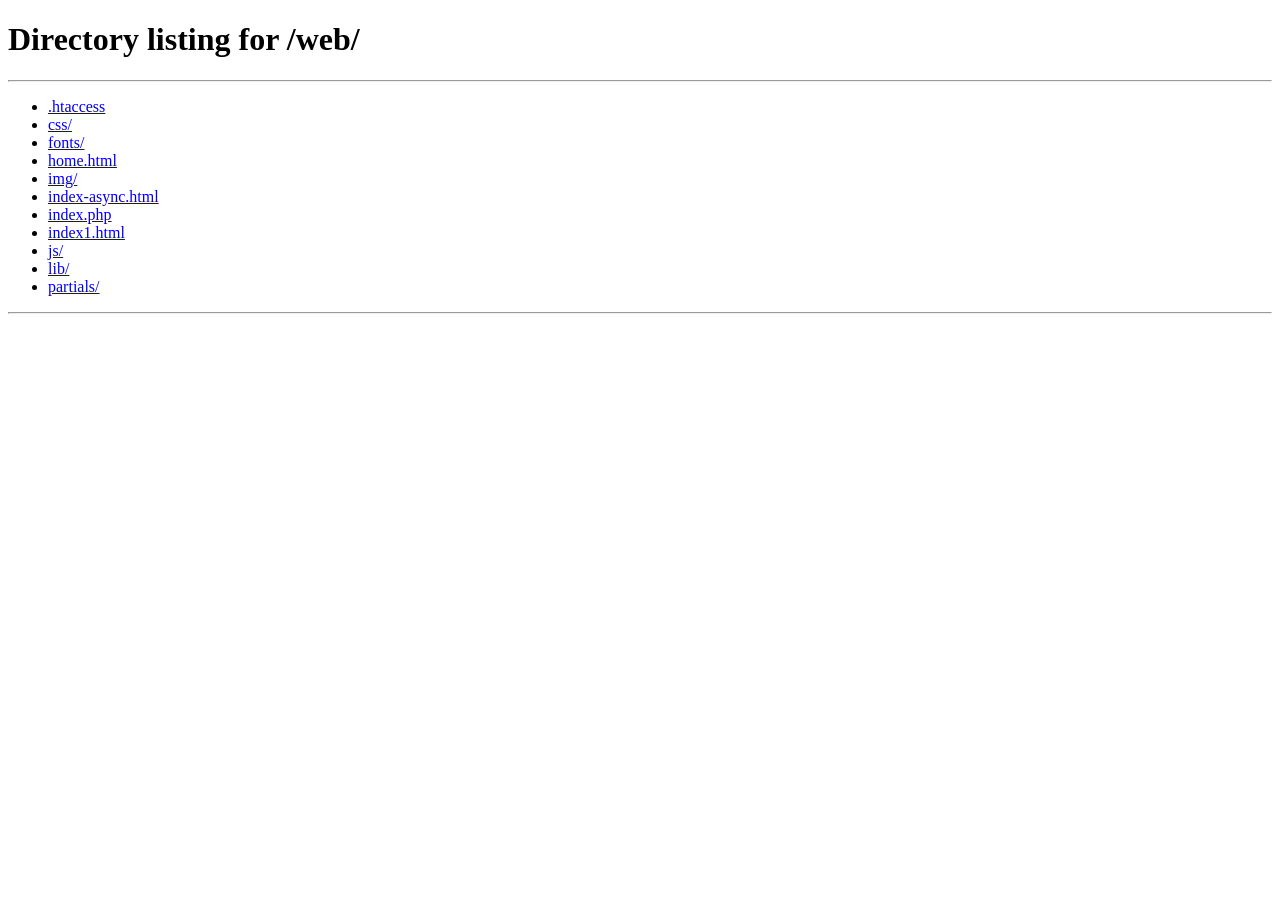
<file: index.html>
<!DOCTYPE HTML>
<html lang="en-US">
    <head>
        <meta charset="UTF-8">
        <meta http-equiv="refresh" content="1;url=./web">
        <script type="text/javascript">
            window.location.href = "./web"
        </script>
        <title>Page Redirection</title>
    </head>
    <body>
        <!-- Note: don't tell people to `click` the link, just tell them that it is a link. -->
        If you are not redirected automatically, follow the <a href='http://example.com'>link to example</a>
    </body>
</html>
</file>
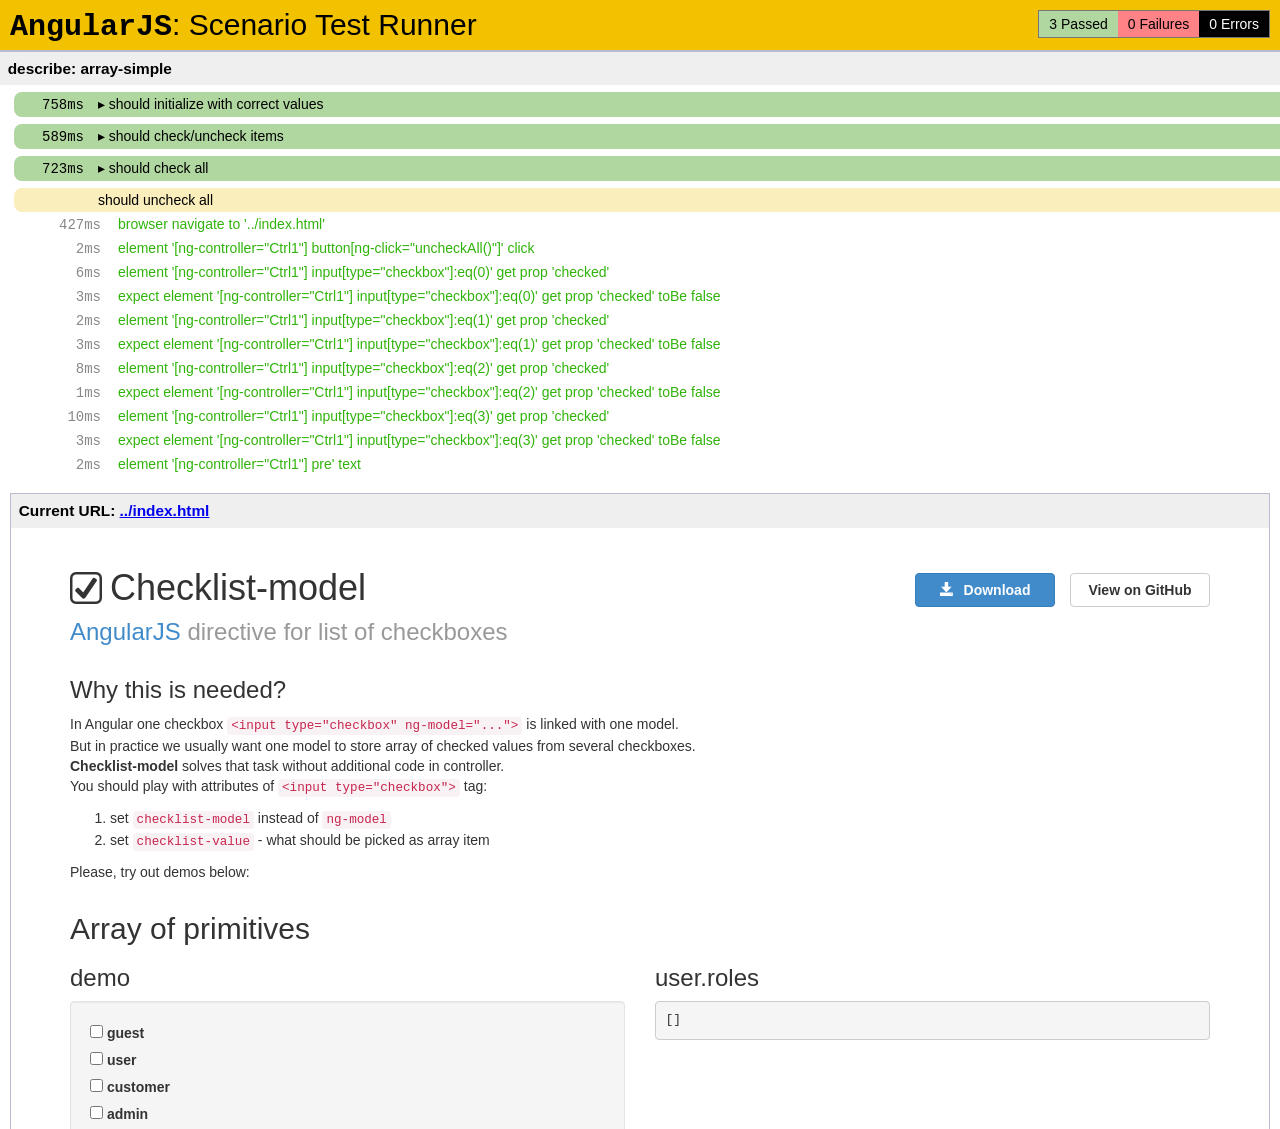
<file: web/lib/checklist-model-master/test/index.html>
<!doctype html>
<html lang="en">
  <head>
    <title>Test Runner</title>
    <meta charset="utf-8">
    <script src="../docs/libs/angular/1.0.8/angular-scenario.js" ng-autotest></script>
    <script>
      var delay = 0.8;
      var mainUrl = '../index.html';

      function check(selector, arr) {
        for (var i=0; i< arr.length; i++) {
          expect(element(selector+':eq('+i+')').prop('checked')).toBe(!!arr[i]);
        }
      }
    </script>

    <script src="../docs/blocks/array-simple/test.js"></script>
    <script src="../docs/blocks/array-id/test.js"></script>
    <script src="../docs/blocks/array-object/test.js"></script>
    <script src="../docs/blocks/object/test.js"></script>
  </head>
  <body>
  </body>
</html>
</file>
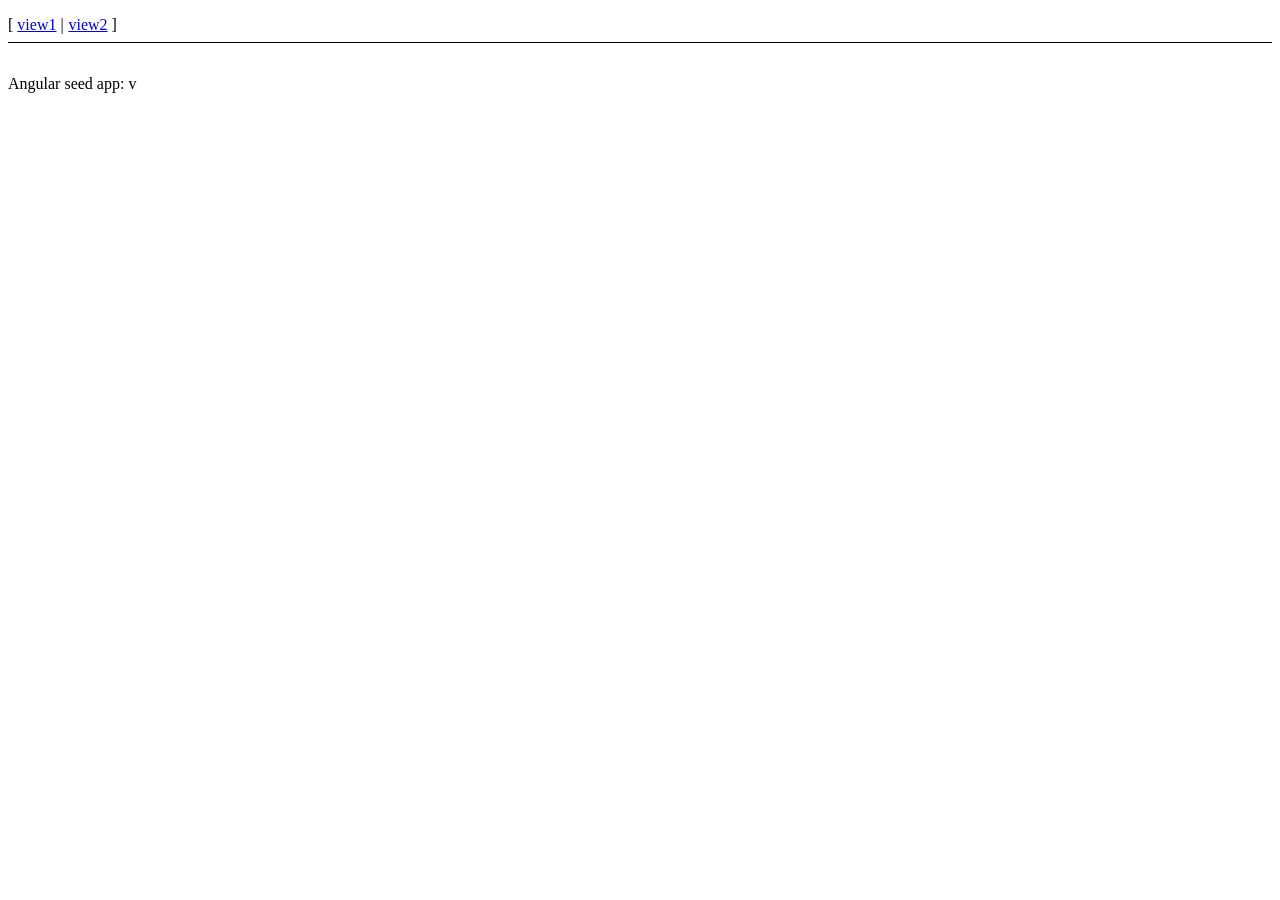
<file: web/index1.html>
<!doctype html>
<html lang="en" ng-app="myApp">
<head>
  <meta charset="utf-8">
  <title>My AngularJS App</title>
  <link rel="stylesheet" href="css/app.css"/>
</head>
<body>
  <ul class="menu">
    <li><a href="#/view1">view1</a></li>
    <li><a href="#/view2">view2</a></li>
  </ul>

  <div ng-view></div>

  <div>Angular seed app: v<span app-version></span></div>

  <!-- In production use:
  <script src="//ajax.googleapis.com/ajax/libs/angularjs/1.0.7/angular.min.js"></script>
  -->
  <script src="lib/angular/angular.js"></script>
  <script src="lib/angular/angular-route.js"></script>
  <script src="js/app.js"></script>
  <script src="js/services.js"></script>
  <script src="js/controllers.js"></script>
  <script src="js/filters.js"></script>
  <script src="js/directives.js"></script>
</body>
</html>
</file>
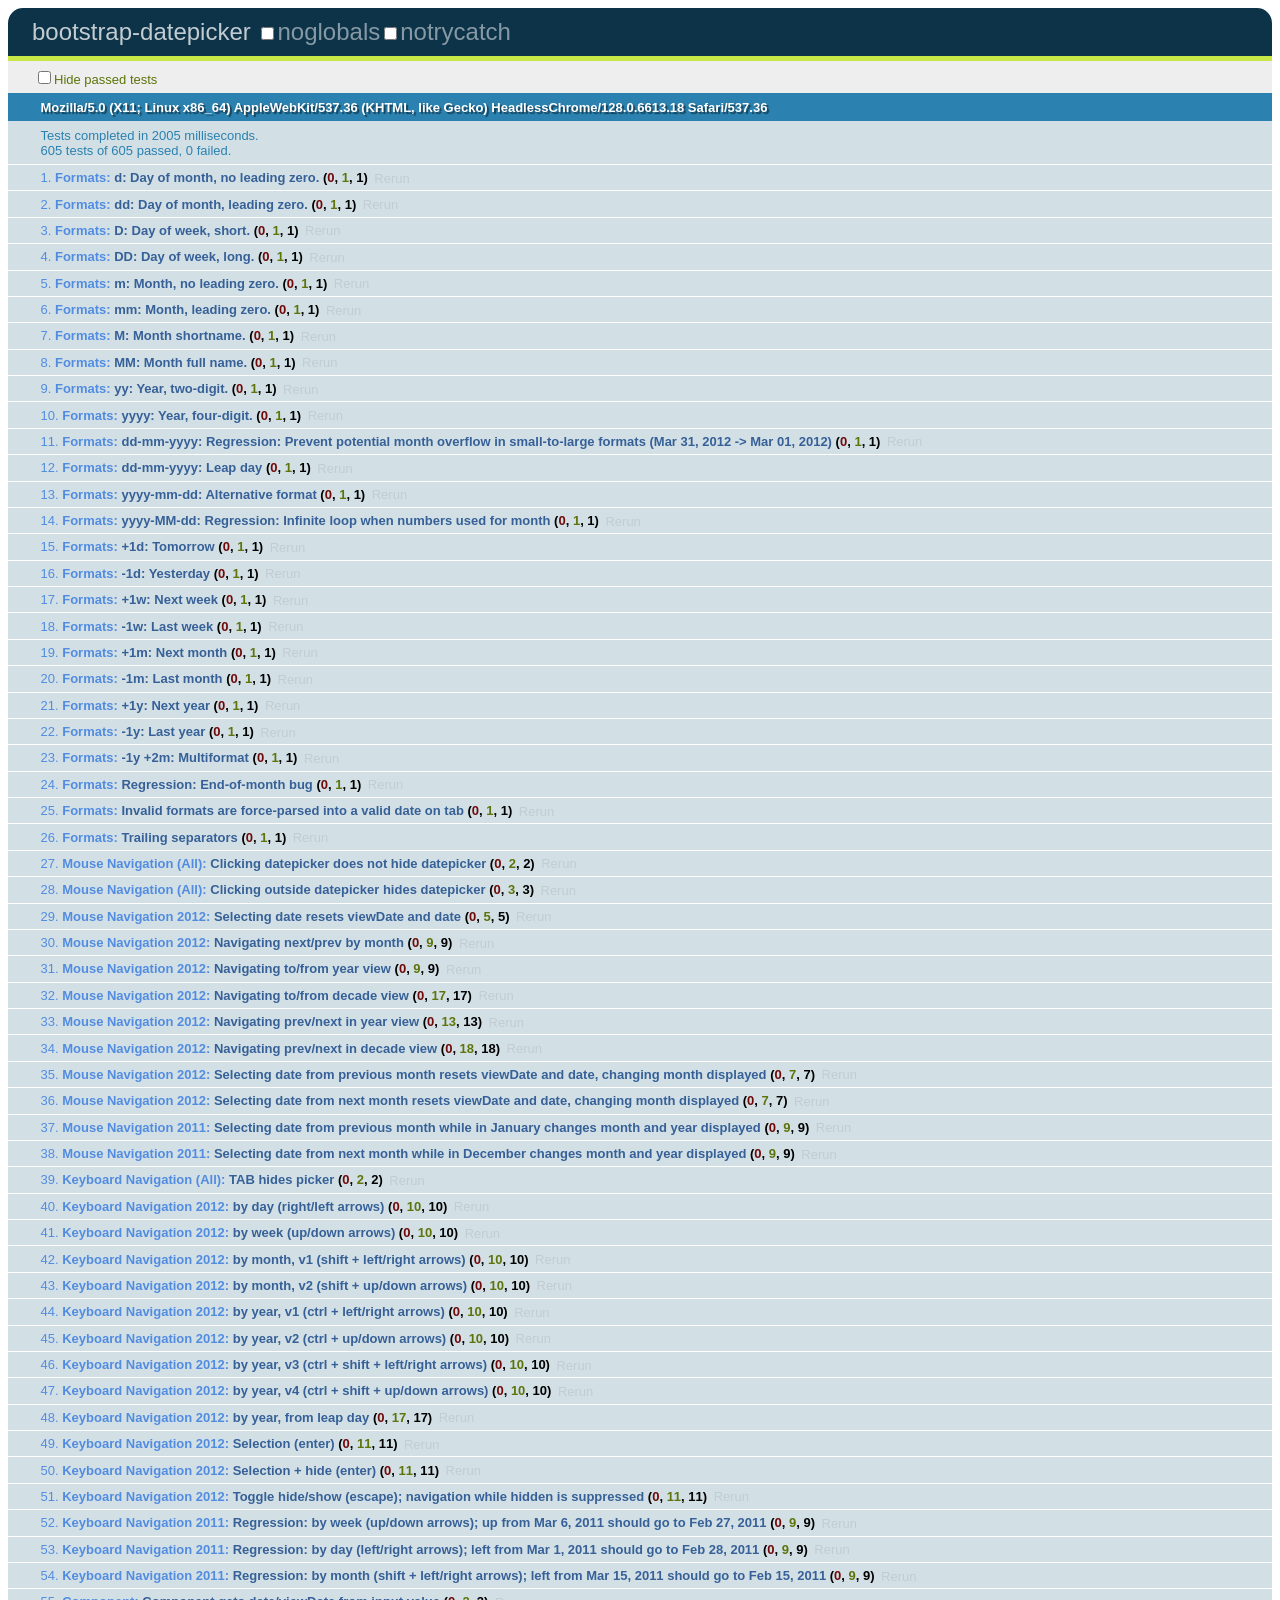
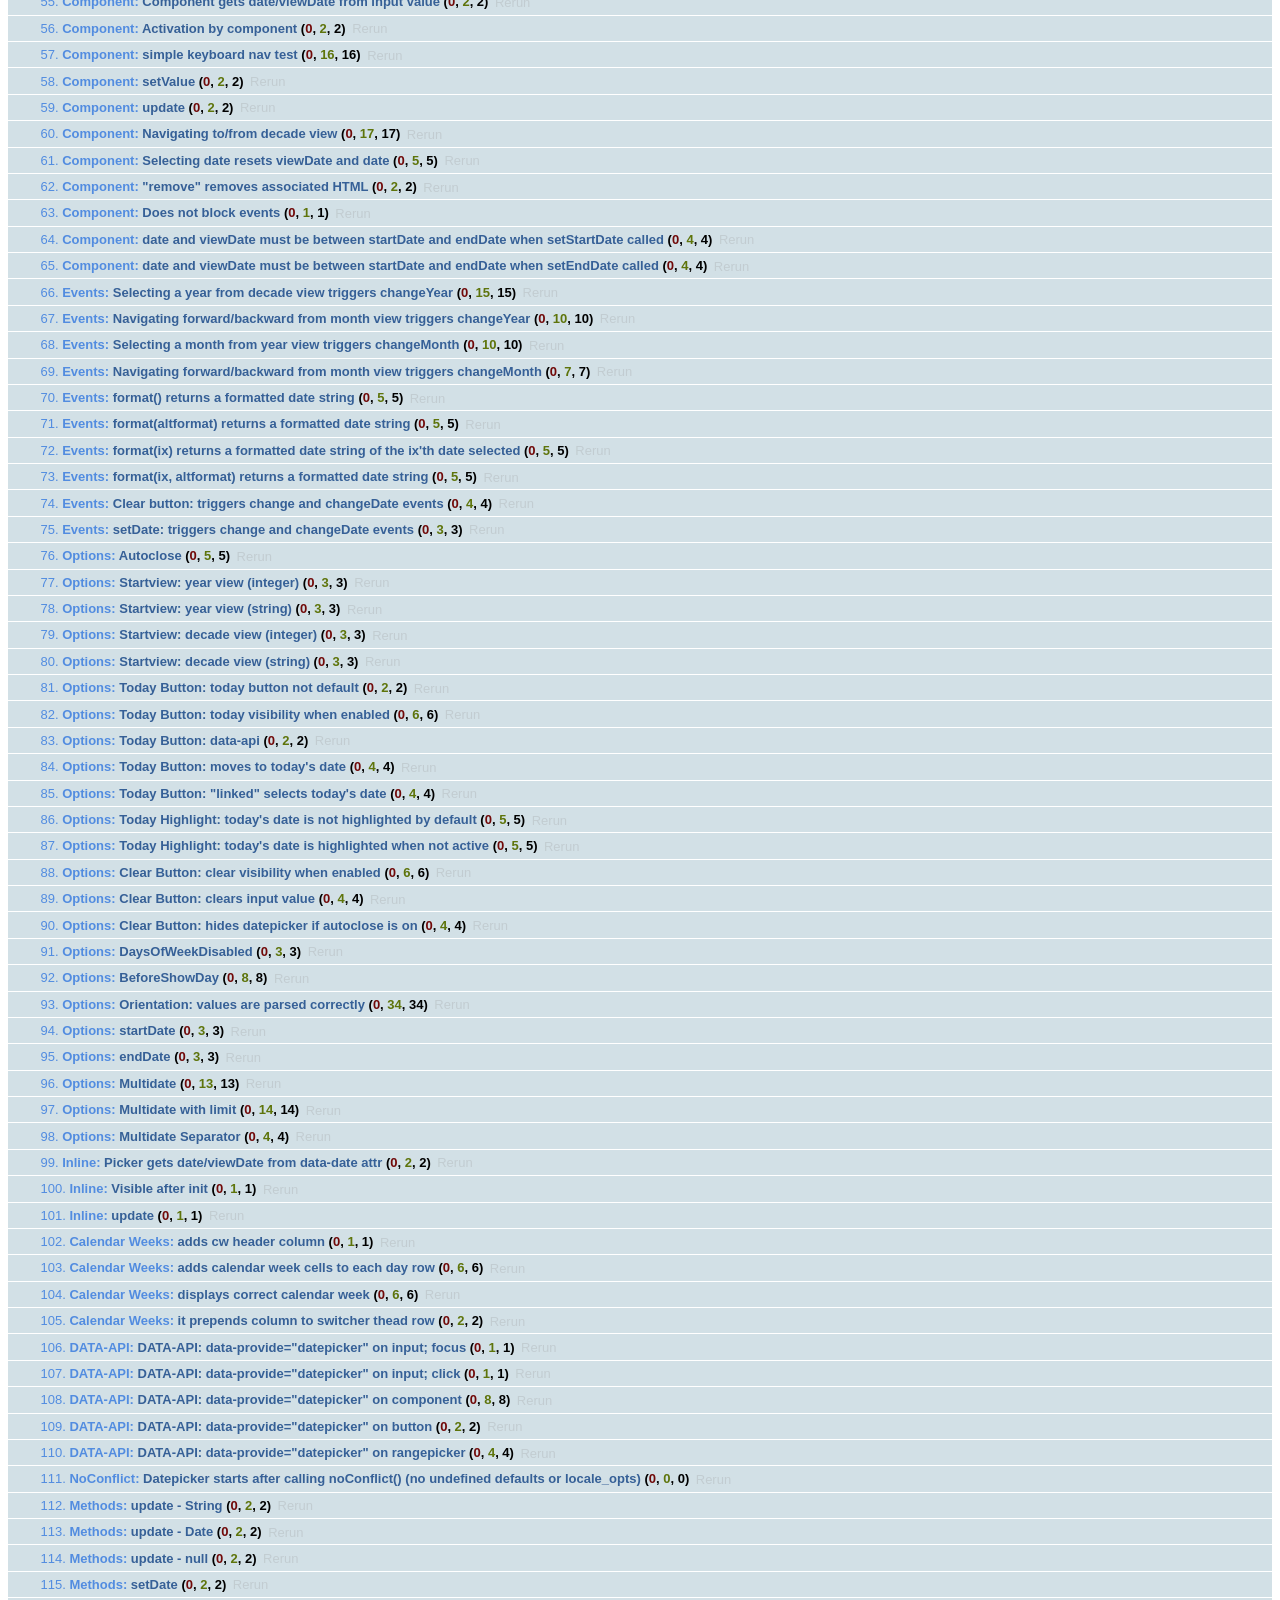
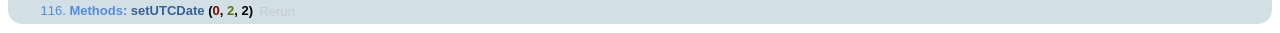
<file: web/lib/bootstrap-datepicker-master/tests/tests.html>
<!DOCTYPE html>
<html>
    <head>
        <link rel="stylesheet" href="assets/qunit.css" />
        <script src="assets/qunit.js"></script>
        <script src="assets/qunit-logging.js"></script> <!-- console.log for test failures -->
        <script src="assets/jquery-1.7.1.min.js"></script>
        <script src="../js/bootstrap-datepicker.js"></script>

        <style>
            .datepicker {
                /* Appended to body, abs-pos off the page */
                position: absolute;
                display: none;
                top: -9999em;
                left: -9999em;
            }
        </style>

        <!-- Utilities -->
        <script src="assets/utils.js"></script>
        <script src="assets/mock.js"></script>

        <!-- Test suites -->
        <script src="suites/formats.js"></script>
        <script src="suites/mouse_navigation/all.js"></script>
        <script src="suites/mouse_navigation/2012.js"></script>
        <script src="suites/mouse_navigation/2011.js"></script>
        <script src="suites/keyboard_navigation/all.js"></script>
        <script src="suites/keyboard_navigation/2012.js"></script>
        <script src="suites/keyboard_navigation/2011.js"></script>
        <script src="suites/component.js"></script>
        <script src="suites/events.js"></script>
        <script src="suites/options.js"></script>
        <script src="suites/inline.js"></script>
        <script src="suites/calendar-weeks.js"></script>
        <script src="suites/data-api.js"></script>
        <script src="suites/noconflict.js"></script>
        <script src="suites/methods.js"></script>
    </head>
    <body>
        <h1 id="qunit-header">bootstrap-datepicker</h1>
        <h2 id="qunit-banner"></h2>
        <div id="qunit-testrunner-toolbar"></div>
        <h2 id="qunit-userAgent"></h2>
        <ol id="qunit-tests"></ol>
        <div id="qunit-fixture"></div>
    </body>
</html>
</file>
<file: web/css/app.css>
/* app css stylesheet */

.menu {
  list-style: none;
  border-bottom: 0.1em solid black;
  margin-bottom: 2em;
  padding: 0 0 0.5em;
}

.menu:before {
  content: "[";
}

.menu:after {
  content: "]";
}

.menu > li {
  display: inline;
}

.menu > li:before {
  content: "|";
  padding-right: 0.3em;
}

.menu > li:nth-child(1):before {
  content: "";
  padding: 0;
}
</file>
<file: web/lib/bootstrap-datepicker-master/tests/assets/qunit.css>
/**
 * QUnit v1.5.0 - A JavaScript Unit Testing Framework
 *
 * http://docs.jquery.com/QUnit
 *
 * Copyright (c) 2012 John Resig, Jörn Zaefferer
 * Dual licensed under the MIT (MIT-LICENSE.txt)
 * or GPL (GPL-LICENSE.txt) licenses.
 */

/** Font Family and Sizes */

#qunit-tests, #qunit-header, #qunit-banner, #qunit-testrunner-toolbar, #qunit-userAgent, #qunit-testresult {
	font-family: "Helvetica Neue Light", "HelveticaNeue-Light", "Helvetica Neue", Calibri, Helvetica, Arial, sans-serif;
}

#qunit-testrunner-toolbar, #qunit-userAgent, #qunit-testresult, #qunit-tests li { font-size: small; }
#qunit-tests { font-size: smaller; }


/** Resets */

#qunit-tests, #qunit-tests ol, #qunit-header, #qunit-banner, #qunit-userAgent, #qunit-testresult {
	margin: 0;
	padding: 0;
}


/** Header */

#qunit-header {
	padding: 0.5em 0 0.5em 1em;

	color: #8699a4;
	background-color: #0d3349;

	font-size: 1.5em;
	line-height: 1em;
	font-weight: normal;

	border-radius: 15px 15px 0 0;
	-moz-border-radius: 15px 15px 0 0;
	-webkit-border-top-right-radius: 15px;
	-webkit-border-top-left-radius: 15px;
}

#qunit-header a {
	text-decoration: none;
	color: #c2ccd1;
}

#qunit-header a:hover,
#qunit-header a:focus {
	color: #fff;
}

#qunit-header label {
	display: inline-block;
}

#qunit-banner {
	height: 5px;
}

#qunit-testrunner-toolbar {
	padding: 0.5em 0 0.5em 2em;
	color: #5E740B;
	background-color: #eee;
}

#qunit-userAgent {
	padding: 0.5em 0 0.5em 2.5em;
	background-color: #2b81af;
	color: #fff;
	text-shadow: rgba(0, 0, 0, 0.5) 2px 2px 1px;
}


/** Tests: Pass/Fail */

#qunit-tests {
	list-style-position: inside;
}

#qunit-tests li {
	padding: 0.4em 0.5em 0.4em 2.5em;
	border-bottom: 1px solid #fff;
	list-style-position: inside;
}

#qunit-tests.hidepass li.pass, #qunit-tests.hidepass li.running  {
	display: none;
}

#qunit-tests li strong {
	cursor: pointer;
}

#qunit-tests li a {
	padding: 0.5em;
	color: #c2ccd1;
	text-decoration: none;
}
#qunit-tests li a:hover,
#qunit-tests li a:focus {
	color: #000;
}

#qunit-tests ol {
	margin-top: 0.5em;
	padding: 0.5em;

	background-color: #fff;

	border-radius: 15px;
	-moz-border-radius: 15px;
	-webkit-border-radius: 15px;

	box-shadow: inset 0px 2px 13px #999;
	-moz-box-shadow: inset 0px 2px 13px #999;
	-webkit-box-shadow: inset 0px 2px 13px #999;
}

#qunit-tests table {
	border-collapse: collapse;
	margin-top: .2em;
}

#qunit-tests th {
	text-align: right;
	vertical-align: top;
	padding: 0 .5em 0 0;
}

#qunit-tests td {
	vertical-align: top;
}

#qunit-tests pre {
	margin: 0;
	white-space: pre-wrap;
	word-wrap: break-word;
}

#qunit-tests del {
	background-color: #e0f2be;
	color: #374e0c;
	text-decoration: none;
}

#qunit-tests ins {
	background-color: #ffcaca;
	color: #500;
	text-decoration: none;
}

/*** Test Counts */

#qunit-tests b.counts                       { color: black; }
#qunit-tests b.passed                       { color: #5E740B; }
#qunit-tests b.failed                       { color: #710909; }

#qunit-tests li li {
	margin: 0.5em;
	padding: 0.4em 0.5em 0.4em 0.5em;
	background-color: #fff;
	border-bottom: none;
	list-style-position: inside;
}

/*** Passing Styles */

#qunit-tests li li.pass {
	color: #5E740B;
	background-color: #fff;
	border-left: 26px solid #C6E746;
}

#qunit-tests .pass                          { color: #528CE0; background-color: #D2E0E6; }
#qunit-tests .pass .test-name               { color: #366097; }

#qunit-tests .pass .test-actual,
#qunit-tests .pass .test-expected           { color: #999999; }

#qunit-banner.qunit-pass                    { background-color: #C6E746; }

/*** Failing Styles */

#qunit-tests li li.fail {
	color: #710909;
	background-color: #fff;
	border-left: 26px solid #EE5757;
	white-space: pre;
}

#qunit-tests > li:last-child {
	border-radius: 0 0 15px 15px;
	-moz-border-radius: 0 0 15px 15px;
	-webkit-border-bottom-right-radius: 15px;
	-webkit-border-bottom-left-radius: 15px;
}

#qunit-tests .fail                          { color: #000000; background-color: #EE5757; }
#qunit-tests .fail .test-name,
#qunit-tests .fail .module-name             { color: #000000; }

#qunit-tests .fail .test-actual             { color: #EE5757; }
#qunit-tests .fail .test-expected           { color: green;   }

#qunit-banner.qunit-fail                    { background-color: #EE5757; }


/** Result */

#qunit-testresult {
	padding: 0.5em 0.5em 0.5em 2.5em;

	color: #2b81af;
	background-color: #D2E0E6;

	border-bottom: 1px solid white;
}
#qunit-testresult .module-name {
	font-weight: bold;
}

/** Fixture */

#qunit-fixture {
	position: absolute;
	top: -10000px;
	left: -10000px;
	width: 1000px;
	height: 1000px;
}
</file>
